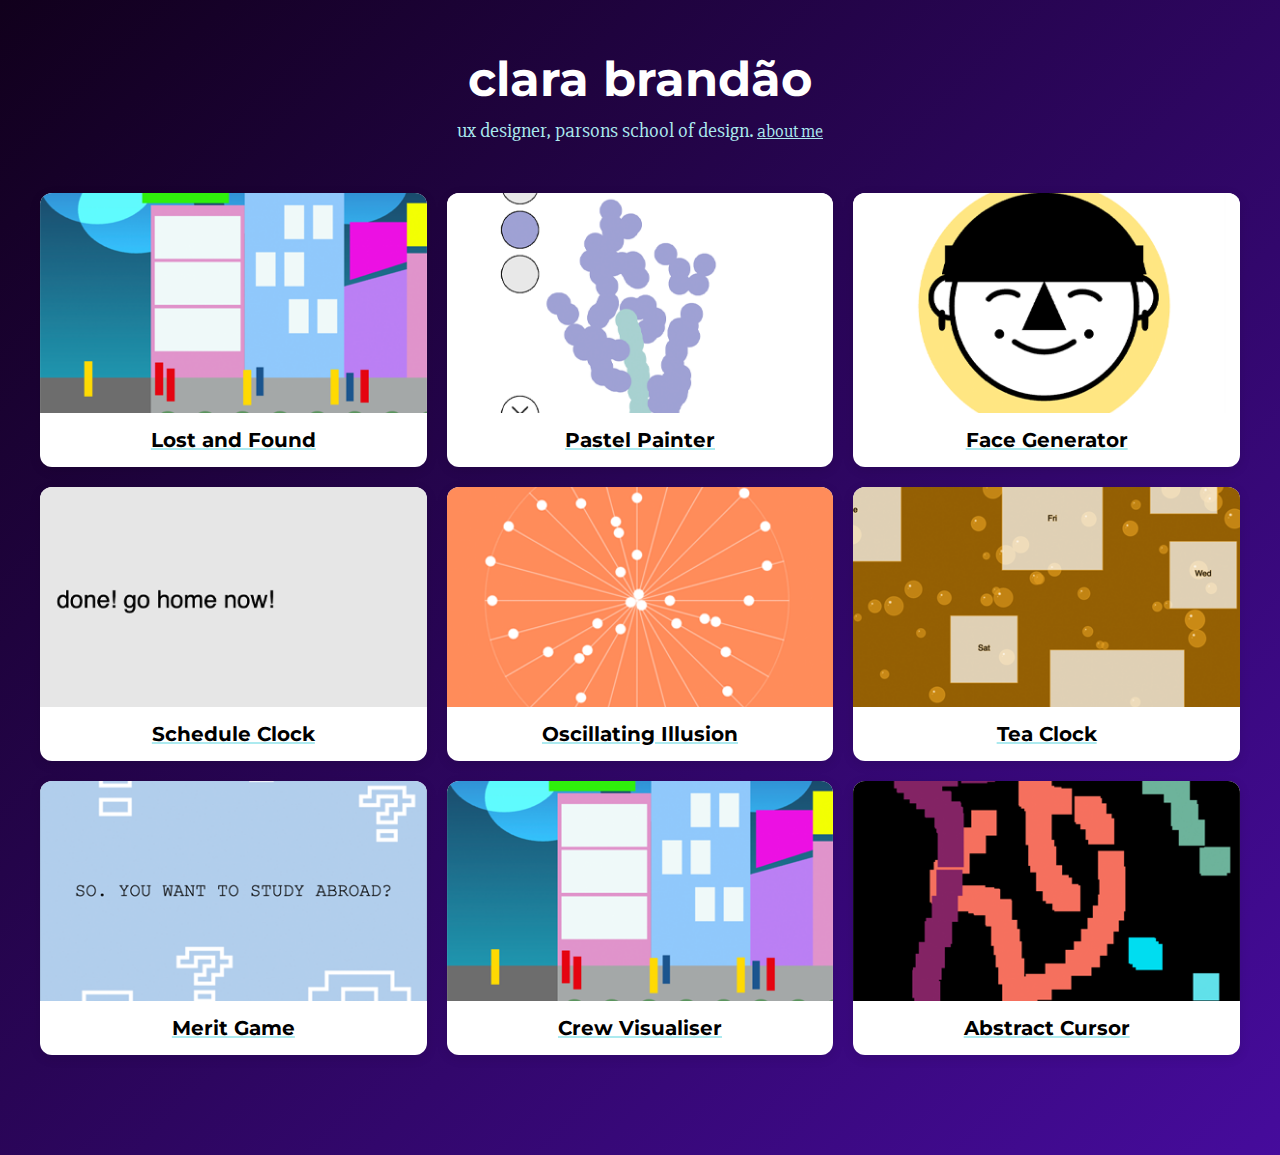
<file: index.html>
<!DOCTYPE html>
<html lang="en">
<head>
    <meta charset="UTF-8">
    <meta name="viewport" content="width=device-width, initial-scale=1.0">
    <link rel="stylesheet" href="style.css">
    <link rel="preconnect" href="https://fonts.googleapis.com">
    <link rel="preconnect" href="https://fonts.gstatic.com" crossorigin>
    <link href="https://fonts.googleapis.com/css2?family=Montserrat:ital,wght@0,100..900;1,100..900&family=Slabo+27px&display=swap" rel="stylesheet">
    <link href="https://fonts.googleapis.com/css2?family=Slabo+27px&display=swap" rel="stylesheet">
    <title>clara brandão</title>

</head>
<body>

  <header>
    <h1>clara brandão</h1>
    <p>ux designer, parsons school of design. <a href="about me.html">about me</a></p>
  </header>

  <section class="grid">

   <a href="lost-and-found.html" class="project-link">
  <div class="project">
    <img src="assets/lost and found-400x300.png" alt="Project 1">
    <h3>Lost and Found</h3>
  </div>
</a>

<a href="pastel-painter.html" class="project-link">
  <div class="project">
    <img src="assets/painter-400x300.png" alt="Project 2">
    <h3>Pastel Painter</h3>
  </div>
</a>

<a href="face-gen.html" class="project-link">
  <div class="project">
    <img src="assets/face-400x300.png" alt="Project 3">
    <h3>Face Generator</h3>
  </div>
</a>

<a href="schedule-clock.html" class="project-link">
  <div class="project">
    <img src="assets/schedule-400x300.png" alt="Project 4">
    <h3>Schedule Clock</h3>
  </div>
</a>

<a href="oscillating-balls.html" class="project-link">
  <div class="project">
    <img src="assets/balls-400x300.png" alt="Project 5">
    <h3>Oscillating Illusion</h3>
  </div>
</a>

<a href="tea-clock.html" class="project-link">
  <div class="project">
    <img src="assets/tea-400x300.png" alt="Project 6">
    <h3>Tea Clock</h3>
  </div>
</a>

<a href="merit-game.html" class="project-link">
  <div class="project">
    <img src="assets/game-400x300.png" alt="Project 7">
    <h3>Merit Game</h3>
  </div>
</a>

<a href="crew.html" class="project-link">
  <div class="project">
    <img src="assets/thumb-400x300.png" alt="Project 8">
    <h3>Crew Visualiser</h3>
  </div>
</a>

<a href="cursor.html" class="project-link">
  <div class="project">
    <img src="assets/abstract-400x300.png" alt="Project 9">
    <h3>Abstract Cursor</h3>
  </div>
</a>

  </section>
<div class="blob"></div>
<div class="footer-space"></div>
</body>
</html>
</file>
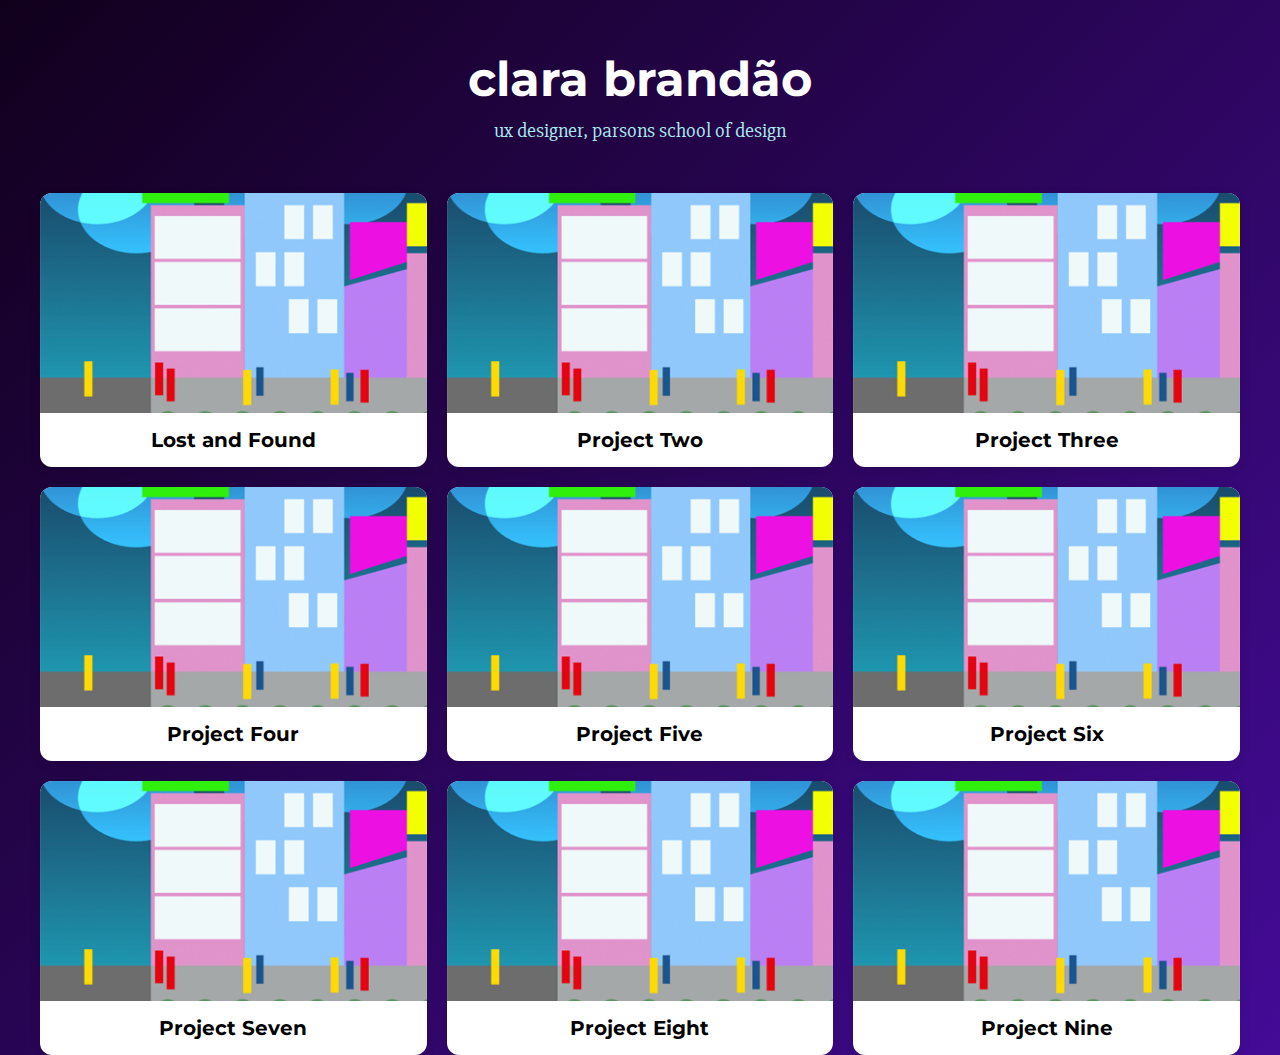
<file: home.html>
<!DOCTYPE html>
<html lang="en">
<head>
    <meta charset="UTF-8">
    <meta name="viewport" content="width=device-width, initial-scale=1.0">
    <title>Document</title>
    <link rel="stylesheet" href="style.css">
    <link rel="preconnect" href="https://fonts.googleapis.com">
    <link rel="preconnect" href="https://fonts.gstatic.com" crossorigin>
    <link href="https://fonts.googleapis.com/css2?family=Montserrat:ital,wght@0,100..900;1,100..900&family=Slabo+27px&display=swap" rel="stylesheet">
    <link href="https://fonts.googleapis.com/css2?family=Slabo+27px&display=swap" rel="stylesheet">
    <title>clara brandão</title>

</head>
<body>

  <header>
    <h1>clara brandão</h1>
    <p>ux designer, parsons school of design</p>
  </header>

  <section class="grid">

    <div class="project">
      <img src="assets/lost and found-400x300.png" alt="Project 1">
      <h3>Lost and Found</h3>
    </div>

    <div class="project">
      <img src="assets/thumb-400x300.png" alt="Project 2">
      <h3>Project Two</h3>
    </div>

    <div class="project">
      <img src="assets/thumb-400x300.png" alt="Project 3">
      <h3>Project Three</h3>
    </div>

    <div class="project">
      <img src="assets/thumb-400x300.png" alt="Project 4">
      <h3>Project Four</h3>
    </div>

    <div class="project">
      <img src="assets/thumb-400x300.png" alt="Project 5">
      <h3>Project Five</h3>
    </div>

    <div class="project">
      <img src="assets/thumb-400x300.png" alt="Project 6">
      <h3>Project Six</h3>
    </div>

    <div class="project">
      <img src="assets/thumb-400x300.png" alt="Project 7">
      <h3>Project Seven</h3>
    </div>

    <div class="project">
      <img src="assets/thumb-400x300.png" alt="Project 8">
      <h3>Project Eight</h3>
    </div>

    <div class="project">
      <img src="assets/thumb-400x300.png" alt="Project 9">
      <h3>Project Nine</h3>
    </div>

  </section>
<div class="blob"></div>
</body>
</html>
</file>
<file: style.css>
h1{
font-family: 'Montserrat', sans-serif;
font-size: 50px;
color: white;
margin: 0;
padding: 0;
text-align: center;
}
h2{
font-family: 'Montserrat', sans-serif;
font-size: 42px;
color: black;
margin: 0;
padding: 0;
text-align: center;
}
h3{
font-family: 'Montserrat', sans-serif;
font-size: 24px;
color: black;
margin: 0;
padding: 0;
text-align: center;
}
h4{
font-family: 'Montserrat', sans-serif;
font-size: 18px;
color: black;
margin: 0;
padding: 0;
text-align: left;
}
h5{
font-family: 'Montserrat', sans-serif;
font-size: 18px;
color: white;
margin: 0;
padding: 0;
text-align: left;
}
a {
font-family: "Slabo 27px", serif;
font-weight: 400;
font-style: normal;
font-size: 18px;
color: #ACEAEF;
margin: 0;
padding: 0;
text-align: left;
}

p{
font-family: "Slabo 27px", serif;
font-weight: 400;
font-style: normal;
font-size: 18px;
color: #ACEAEF;
margin: 0;
padding: 0;
text-align: center;
}
.header { 
background-color: #7343a7;
grid-area: header;
}
.menu { 
background-color: #ACEAEF;
grid-area: menu; 
display: flex;
flex-direction: column;
min-width:300px;
}
.item1 { 
background-color: #fcd3de;
grid-area: main;
}
.item2{ 
background-color: #fcd3de;
grid-area: main2;
}
.item3 { 
background-color: #fcd3de;
grid-area: right1;
}
.item4 { 
background-color: #fcd3de;
grid-area: right2;
}
.footer { 
background-color: #7343a7;
grid-area: footer;
}

body {
  margin: 0;
  height: 100vh;
  background: linear-gradient(135deg, #11001C, #580fc8, #7b3ff3);
  background-size: 300% 300%;
  animation: nebula 16s ease-in-out infinite;
}

@keyframes nebula {
  0% { background-position: 0% 50%; }
  50% { background-position: 100% 50%; }
  100% { background-position: 0% 50%; }
}

header {
text-align: center;
padding: 50px 20px;
}

header h1 {
font-size: 48px;
margin-bottom: 10px;
}

header p {
font-size: 20px;
color: #ACEAEF;;
}

/* ---- Grid ---- */
.grid {
display: grid;
grid-template-columns: repeat(3, 1fr);
gap: 20px;
padding: 0px;
max-width: 1200px;
margin: 0 auto;
}

.project {
background-color: #fff;
border-radius: 12px;
overflow: hidden;
box-shadow: 0 3px 12px rgba(0,0,0,0.1);
transition: transform 0.2s ease, box-shadow 0.2s ease;
cursor: pointer;
}

.project:hover {
transform: translateY(-6px);
box-shadow: 0 12px 22px rgba(0,0,0,0.15);
}

.project img {
width: 100%;
height: 220px;
object-fit: cover;
display: block;
}

.project h3 {
margin: 15px;
font-size: 20px;
}

/* ---- Responsive ---- */
@media (max-width: 900px) {
.grid {
grid-template-columns: repeat(2, 1fr);
}
}

@media (max-width: 600px) {
.grid {
grid-template-columns: 1fr;
}
}

.footer-space {
  height: 100px;
}

/* ---------------------------
   PROJECT PAGE STYLES
--------------------------- */

.project-page {
  background-color: #f7f7f7;
  color: #222;
  font-family: "Montserrat", sans-serif;
  line-height: 1.6;
}

.project-page header {
  text-align: center;
  padding: 60px 20px 40px;
}

.project-page header h1 {
  font-size: 48px;
  margin-bottom: 10px;
}

.project-page header p {
  font-family: "Slabo 27px", serif;
  font-size: 20px;
  color:#ACEAEF;
}

.project-page .content-wrapper {
  max-width: 900px;
  margin: 0 auto;
  padding: 20px 30px 20px;
  background: #fff;
  border-radius: 12px;
  box-shadow: 0 3px 12px rgba(0,0,0,0.1);
  margin-bottom: 100px;
}

.project-page .hero-image {
  width: 100%;
  border-radius: 12px;
  margin-bottom: 30px;
  object-fit: cover;
  height: 450px;
}

.project-page h2 {
  font-size: 28px;
  margin-top: 40px;
  color: #333;
}

.project-page p {
  font-family: "Slabo 27px", serif;
  font-size: 18px;
  color: #444;
  margin-top: 10px;
}

.project-page .image-grid {
  display: grid;
  grid-template-columns: repeat(2, 1fr);
  gap: 20px;
  margin-top: 30px;
}

.project-page .image-grid img {
  width: 100%;
  border-radius: 12px;
  object-fit: cover;
  height: 250px;
}

.project-page a.back-link {
  display: inline-block;
  margin-top: 30px;
  font-size: 18px;
  color: purple;
  text-decoration: none;
  font-family: "Slabo 27px", serif;
}

.project-page a.back-link:hover {
  text-decoration: underline;
}

@media (max-width: 700px) {
  .project-page .image-grid {
    grid-template-columns: 1fr;
  }
}

.project-page .footer-space {
  height: 100px;
}
</file>
